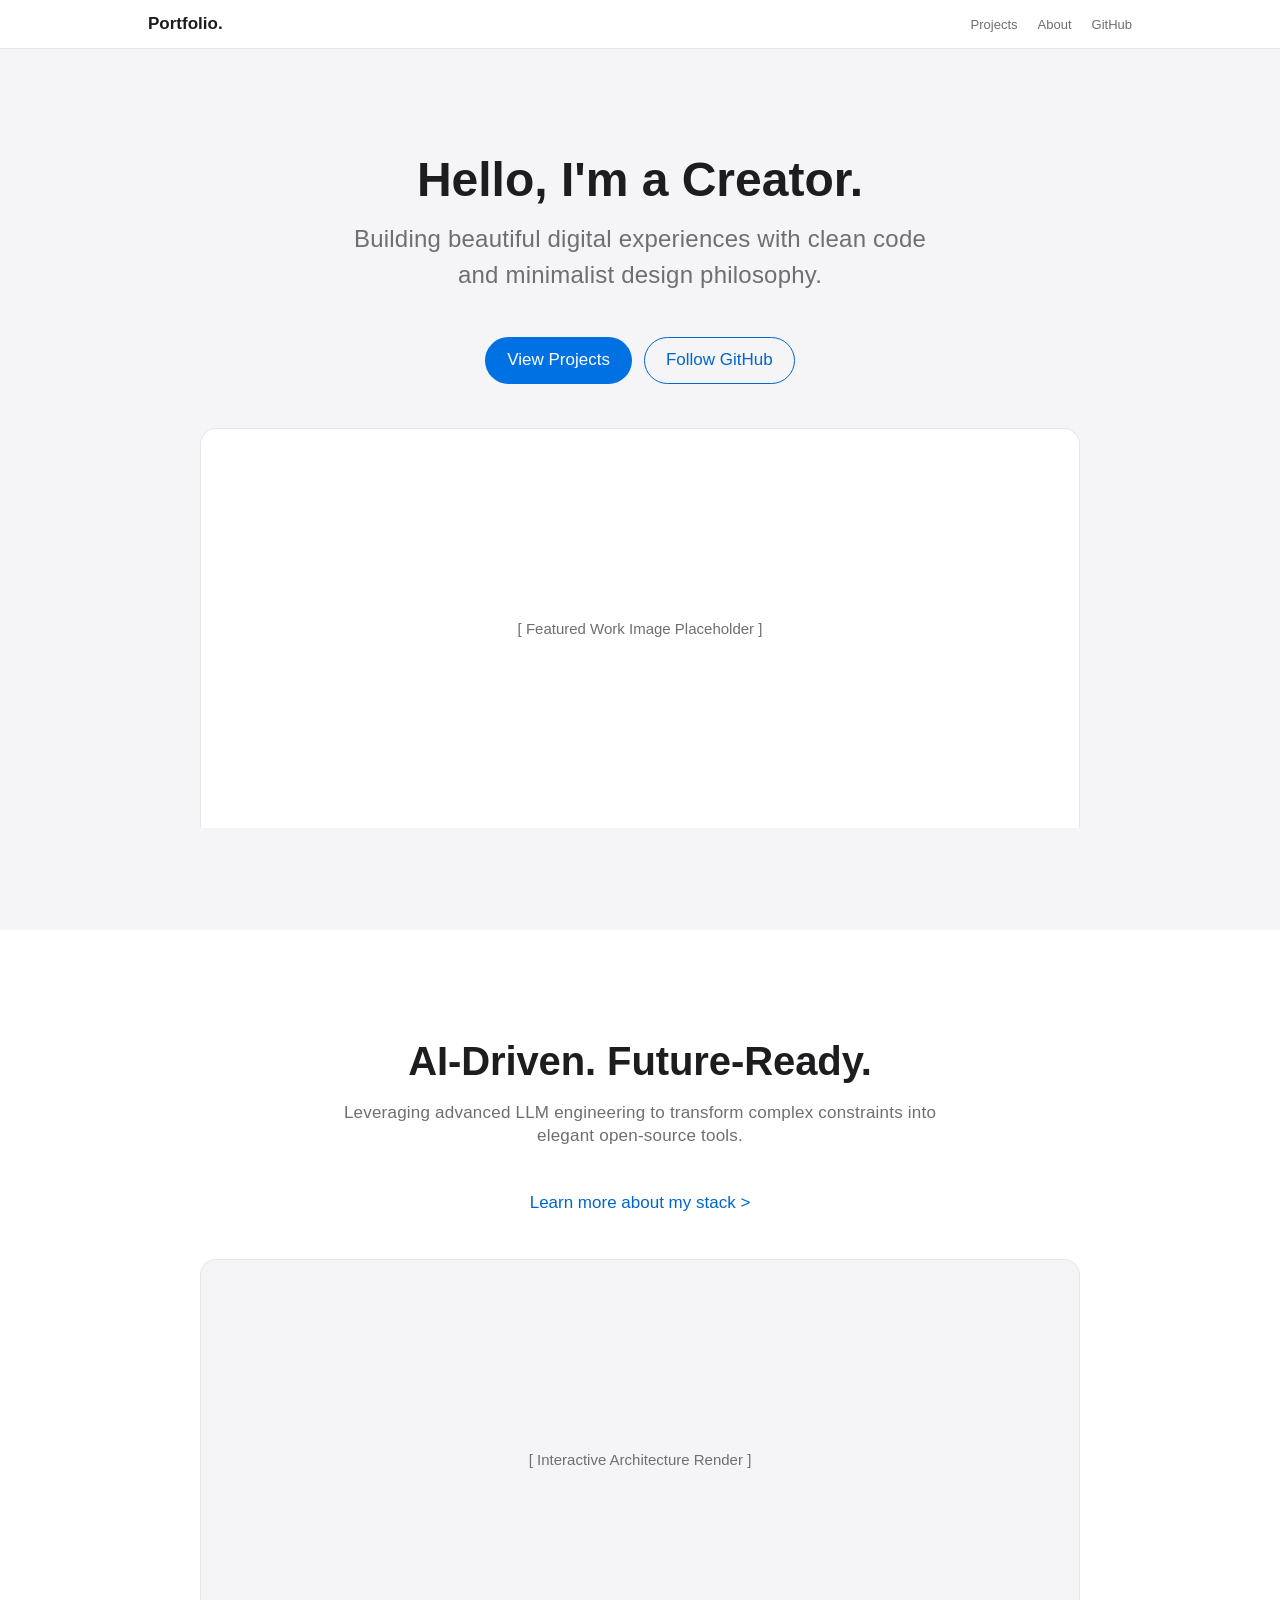
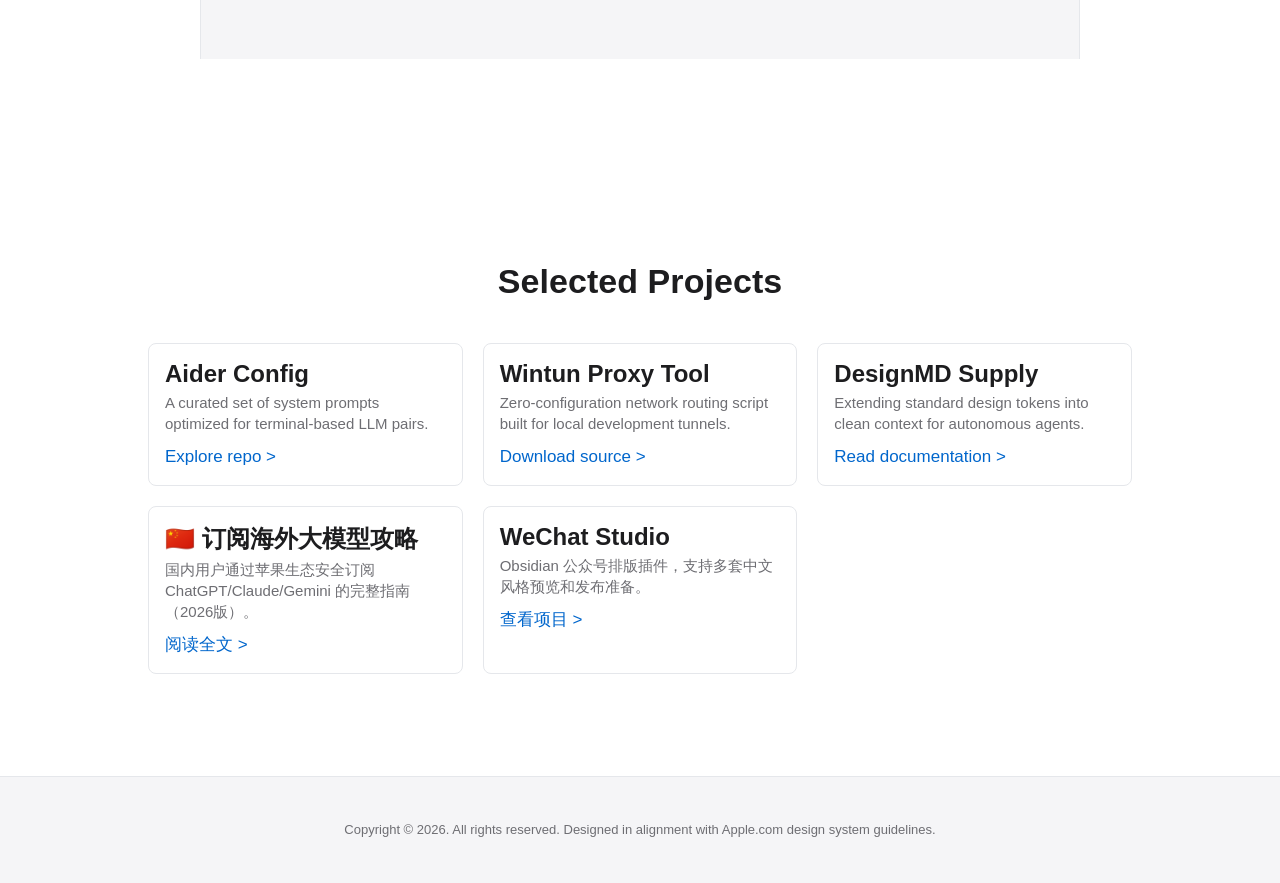
<file: index.html>
﻿<!DOCTYPE html>
<html lang="zh-CN">
<head>
  <meta charset="UTF-8">
  <meta name="viewport" content="width=device-width, initial-scale=1.0">
  <title>我的个人站 - Apple Design Style</title>
  
  <link rel="stylesheet" href="https://sf.fonts.host/css/sf-pro.css">
  
  <style>
    /* --- 基于设计系统 Token 的 CSS 变量定义 --- */
    :root {
      /* Colors */
      --color-primary: #0071e3;
      --color-secondary: #0066cc;
      --color-tertiary: #f5f5f7;
      --color-neutral-0: #ffffff;
      --color-neutral-50: #f5f5f7;
      --color-neutral-100: #e5e7eb;
      --color-neutral-900: #1d1d1f;
      --color-surface-default: #ffffff;
      --color-surface-muted: #f5f5f7;
      --color-on-surface-default: #1d1d1f;
      --color-on-surface-muted: #6e6e73;
      --color-on-surface-inverse: #ffffff;
      
      /* Typography Fallbacks */
      --font-display: "SF Pro Display", "SF Pro Icons", "Helvetica Neue", "Helvetica", "Arial", sans-serif;
      --font-text: "SF Pro Text", "SF Pro Icons", "Helvetica Neue", "Helvetica", "Arial", sans-serif;
      
      /* Rounded */
      --rounded-none: 0px;
      --rounded-sm: 4px;
      --rounded-md: 8px;
      --rounded-lg: 16px;
      --rounded-xl: 24px;
      --rounded-full: 980px;

      /* Spacing */
      --spacing-xs: 4px;
      --spacing-sm: 12px;
      --spacing-md: 20px;
      --spacing-lg: 44px;
      --spacing-xl: 102px;
    }

    /* --- 基础样式重置 --- */
    * {
      box-sizing: border-box;
      margin: 0;
      padding: 0;
    }

    body {
      font-family: var(--font-text);
      background-color: var(--color-neutral-0);
      color: var(--color-on-surface-default);
      -webkit-font-smoothing: antialiased;
      -moz-osx-font-smoothing: grayscale;
      overflow-x: hidden;
    }

    /* --- 全局导航栏 (Minimal Chrome) --- */
    .global-nav {
      position: sticky;
      top: 0;
      z-index: 100;
      background-color: rgba(255, 255, 255, 0.8);
      backdrop-filter: blur(20px);
      -webkit-backdrop-filter: blur(20px);
      border-bottom: 1px solid var(--color-neutral-100);
    }
    .nav-container {
      max-width: 1024px;
      margin: 0 auto;
      height: 48px;
      display: flex;
      justify-content: space-between;
      align-items: center;
      padding: 0 var(--spacing-md);
    }
    .nav-brand {
      font-family: var(--font-display);
      font-size: 17px;
      font-weight: 600;
      color: var(--color-on-surface-default);
      text-decoration: none;
    }
    .nav-links {
      display: flex;
      gap: var(--spacing-md);
    }
    .nav-links a {
      font-size: 13px;
      color: var(--color-on-surface-muted);
      text-decoration: none;
      transition: color 0.2s ease;
    }
    .nav-links a:hover {
      color: var(--color-on-surface-default);
    }

    /* --- 组件样式: 按钮 (Button) --- */
    .btn {
      display: inline-flex;
      align-items: center;
      justify-content: center;
      text-decoration: none;
      font-family: var(--font-text);
      font-size: 17px;
      font-weight: 400;
      line-height: 1.35;
      padding: 11px 21px;
      min-height: 44px;
      border-radius: var(--rounded-full);
      box-shadow: none;
      cursor: pointer;
      transition: all 0.2s ease;
    }
    .btn-primary {
      background-color: var(--color-primary);
      color: var(--color-on-surface-inverse);
      border: 1px solid transparent;
    }
    .btn-primary:hover {
      background-color: var(--color-secondary);
    }
    .btn-secondary {
      background-color: transparent;
      color: var(--color-secondary);
      border: 1px solid var(--color-secondary);
    }
    .btn-secondary:hover {
      background-color: rgba(0, 113, 227, 0.05);
    }
    .btn-link {
      background-color: transparent;
      color: var(--color-secondary);
      border: 0;
      border-radius: var(--rounded-none);
      padding: 0;
      min-height: 0;
    }
    .btn-link:hover {
      text-decoration: underline;
    }

    /* --- 组件样式: 卡片 (Card) --- */
    .card {
      background-color: var(--color-surface-default);
      color: var(--color-on-surface-default);
      border: 1px solid var(--color-neutral-100);
      border-radius: var(--rounded-md);
      padding: 16px;
      box-shadow: none;
      transition: border-color 0.2s ease;
    }

    /* --- 布局结构 --- */
    .section-hero {
      padding-top: var(--spacing-xl);
      padding-bottom: var(--spacing-xl);
      text-align: center;
      background-color: var(--color-neutral-50);
      display: flex;
      flex-direction: column;
      align-items: center;
    }
    .section-hero.alt-bg {
      background-color: var(--color-neutral-0);
    }

    .hero-headline {
      font-family: var(--font-display);
      font-size: 48px;
      font-weight: 700;
      line-height: 58px;
      letter-spacing: 0px;
      color: var(--color-on-surface-default);
      margin-bottom: var(--spacing-sm);
    }
    .hero-subhead {
      font-family: var(--font-display);
      font-size: 24px;
      font-weight: 400;
      line-height: 36px;
      letter-spacing: 0.216px;
      color: var(--color-on-surface-muted);
      margin-bottom: var(--spacing-lg);
      max-width: 600px;
    }
    .cta-group {
      display: flex;
      gap: var(--spacing-sm);
      margin-bottom: var(--spacing-lg);
    }

    /* 模拟产品大图或画布空间 */
    .hero-media {
      width: 85%;
      max-width: 880px;
      height: 400px;
      background-color: var(--color-neutral-0);
      border-radius: var(--rounded-lg) var(--rounded-lg) 0 0;
      border: 1px solid var(--color-neutral-100);
      border-bottom: none;
      display: flex;
      align-items: center;
      justify-content: center;
      color: var(--color-on-surface-muted);
      font-size: 15px;
    }
    .alt-bg .hero-media {
      background-color: var(--color-neutral-50);
    }

    /* 产品网格展示区 */
    .section-gallery {
      max-width: 1024px;
      margin: 0 auto;
      padding: var(--spacing-xl) var(--spacing-md);
    }
    .gallery-title {
      font-family: var(--font-display);
      font-size: 34px;
      font-weight: 600;
      line-height: 36px;
      letter-spacing: 0.064px;
      margin-bottom: var(--spacing-lg);
      text-align: center;
    }
    .grid-container {
      display: grid;
      grid-template-columns: repeat(auto-fit, minmax(280px, 1fr));
      gap: var(--spacing-md);
    }
    
    .project-card h3 {
      font-family: var(--font-display);
      font-size: 24px;
      font-weight: 600;
      margin-bottom: var(--spacing-xs);
    }
    .project-card p {
      font-size: 15px;
      line-height: 1.4;
      color: var(--color-on-surface-muted);
      margin-bottom: var(--spacing-sm);
    }

    /* 页脚 */
    .global-footer {
      background-color: var(--color-neutral-50);
      padding: var(--spacing-lg) var(--spacing-md);
      border-top: 1px solid var(--color-neutral-100);
      font-size: 13px;
      line-height: 1.4;
      color: var(--color-on-surface-muted);
      text-align: center;
    }
    .footer-container {
      max-width: 1024px;
      margin: 0 auto;
    }

    /* 响应式微调 */
    @media (max-width: 768px) {
      .hero-headline { font-size: 40px; line-height: 52px; }
      .hero-subhead { font-size: 20px; line-height: 30px; }
      .hero-media { height: 260px; }
    }
  </style>
</head>
<body>

  <nav class="global-nav">
    <div class="nav-container">
      <a href="#" class="nav-brand">Portfolio.</a>
      <div class="nav-links">
        <a href="#projects">Projects</a>
        <a href="#about">About</a>
        <a href="https://github.com" target="_blank">GitHub</a>
      </div>
    </div>
  </nav>

  <section class="section-hero">
    <h1 class="hero-headline">Hello, I'm a Creator.</h1>
    <p class="hero-subhead">Building beautiful digital experiences with clean code and minimalist design philosophy.</p>
    
    <div class="cta-group">
      <a href="#projects" class="btn btn-primary">View Projects</a>
      <a href="https://github.com" class="btn btn-secondary">Follow GitHub</a>
    </div>

    <div class="hero-media">
      [ Featured Work Image Placeholder ]
    </div>
  </section>

  <section class="section-hero alt-bg">
    <h2 class="hero-headline" style="font-size: 40px; letter-spacing: -0.096px;">AI-Driven. Future-Ready.</h2>
    <p class="hero-subhead" style="font-size: 17px; line-height: 1.35;">Leveraging advanced LLM engineering to transform complex constraints into elegant open-source tools.</p>
    
    <div class="cta-group">
      <a href="#" class="btn btn-link">Learn more about my stack &gt;</a>
    </div>

    <div class="hero-media">
      [ Interactive Architecture Render ]
    </div>
  </section>

  <section id="projects" class="section-gallery">
    <h2 class="gallery-title">Selected Projects</h2>
    
    <div class="grid-container">
      <div class="card project-card">
        <h3>Aider Config</h3>
        <p>A curated set of system prompts optimized for terminal-based LLM pairs.</p>
        <a href="#" class="btn btn-link">Explore repo &gt;</a>
      </div>
      
      <div class="card project-card">
        <h3>Wintun Proxy Tool</h3>
        <p>Zero-configuration network routing script built for local development tunnels.</p>
        <a href="#" class="btn btn-link">Download source &gt;</a>
      </div>

      <div class="card project-card">
        <h3>DesignMD Supply</h3>
        <p>Extending standard design tokens into clean context for autonomous agents.</p>
        <a href="#" class="btn btn-link">Read documentation &gt;</a>
      </div>

      <div class="card project-card">
        <h3>🇨🇳 订阅海外大模型攻略</h3>
        <p>国内用户通过苹果生态安全订阅 ChatGPT/Claude/Gemini 的完整指南（2026版）。</p>
        <a href="happy-with-the-great-models.html" class="btn btn-link">阅读全文 &gt;</a>
      </div>

      <div class="card project-card">
        <h3>WeChat Studio</h3>
        <p>Obsidian 公众号排版插件，支持多套中文风格预览和发布准备。</p>
        <a href="https://github.com/LaowtZhou/wechat-studio" target="_blank" rel="noreferrer" class="btn btn-link">查看项目 &gt;</a>
      </div>
    </div>
  </section>

  <footer class="global-footer">
    <div class="footer-container">
      <p>Copyright © 2026. All rights reserved. Designed in alignment with Apple.com design system guidelines.</p>
    </div>
  </footer>

</body>
</html>
</file>
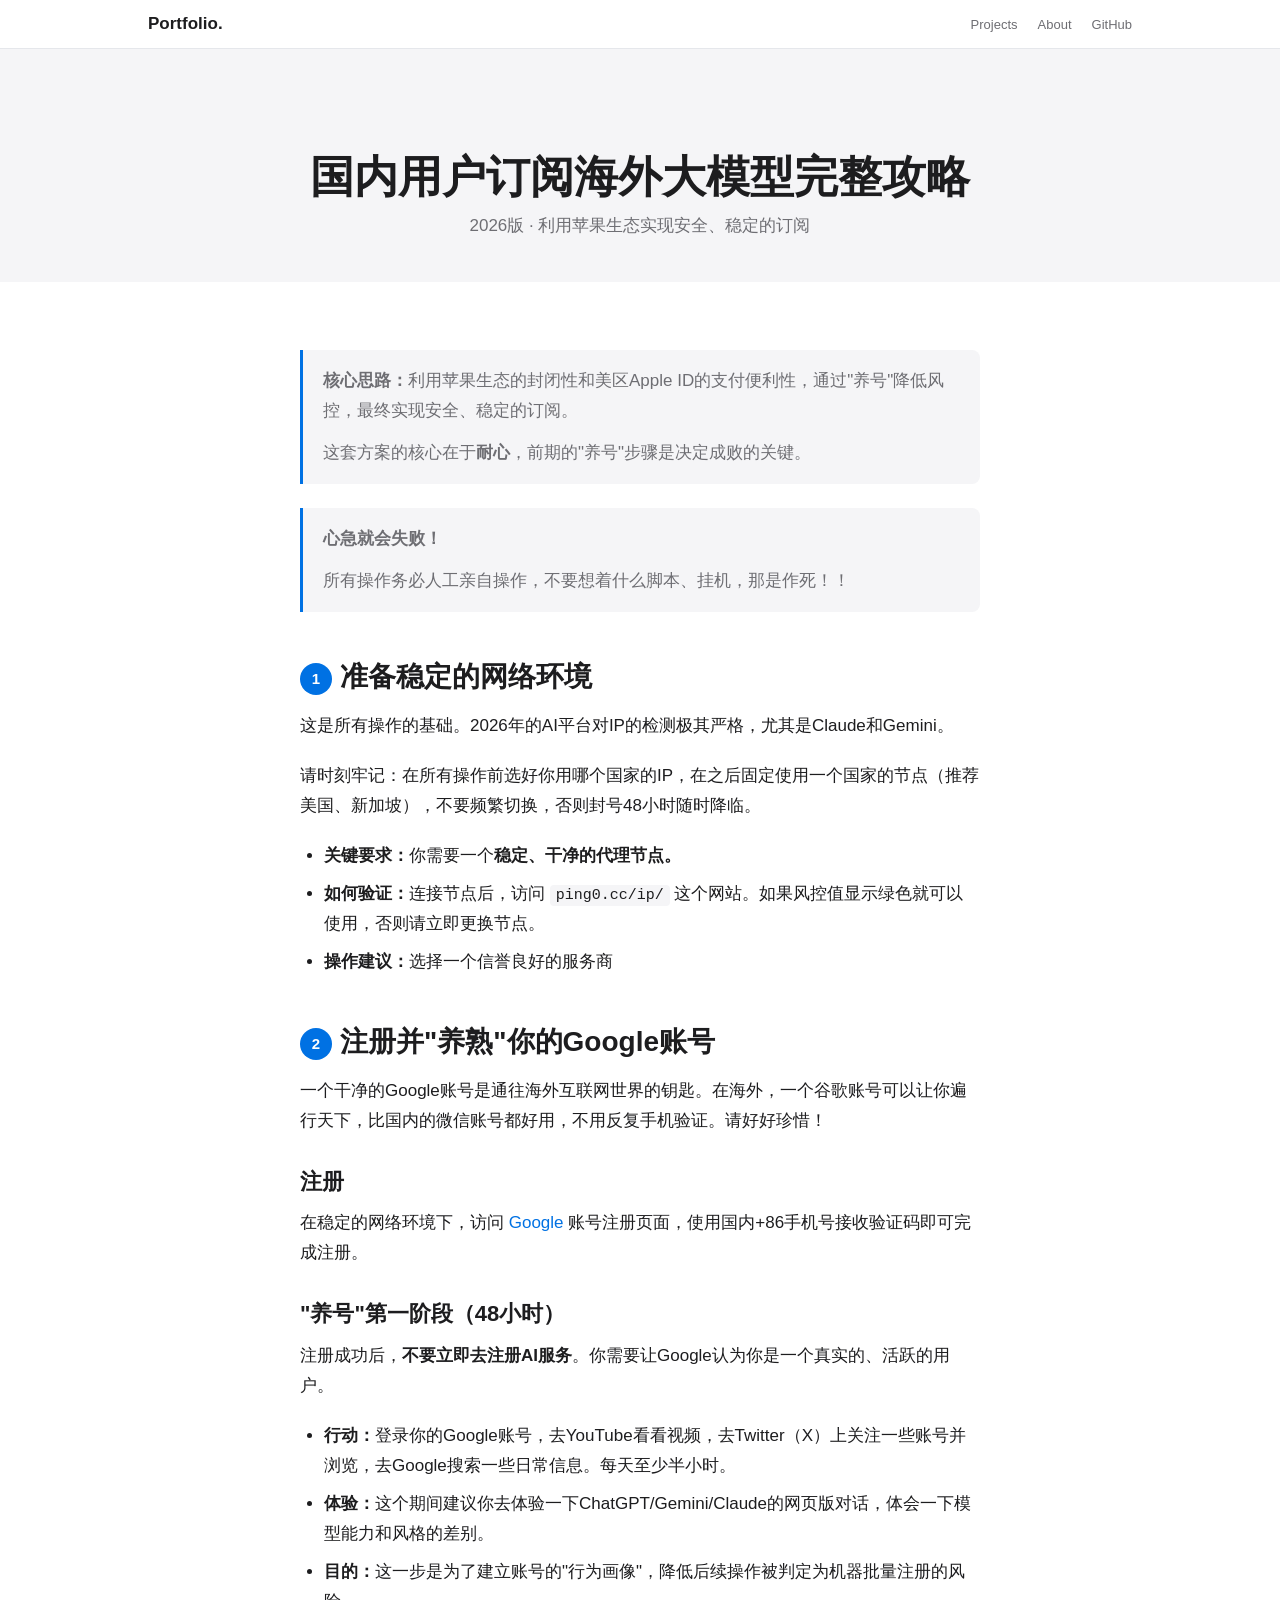
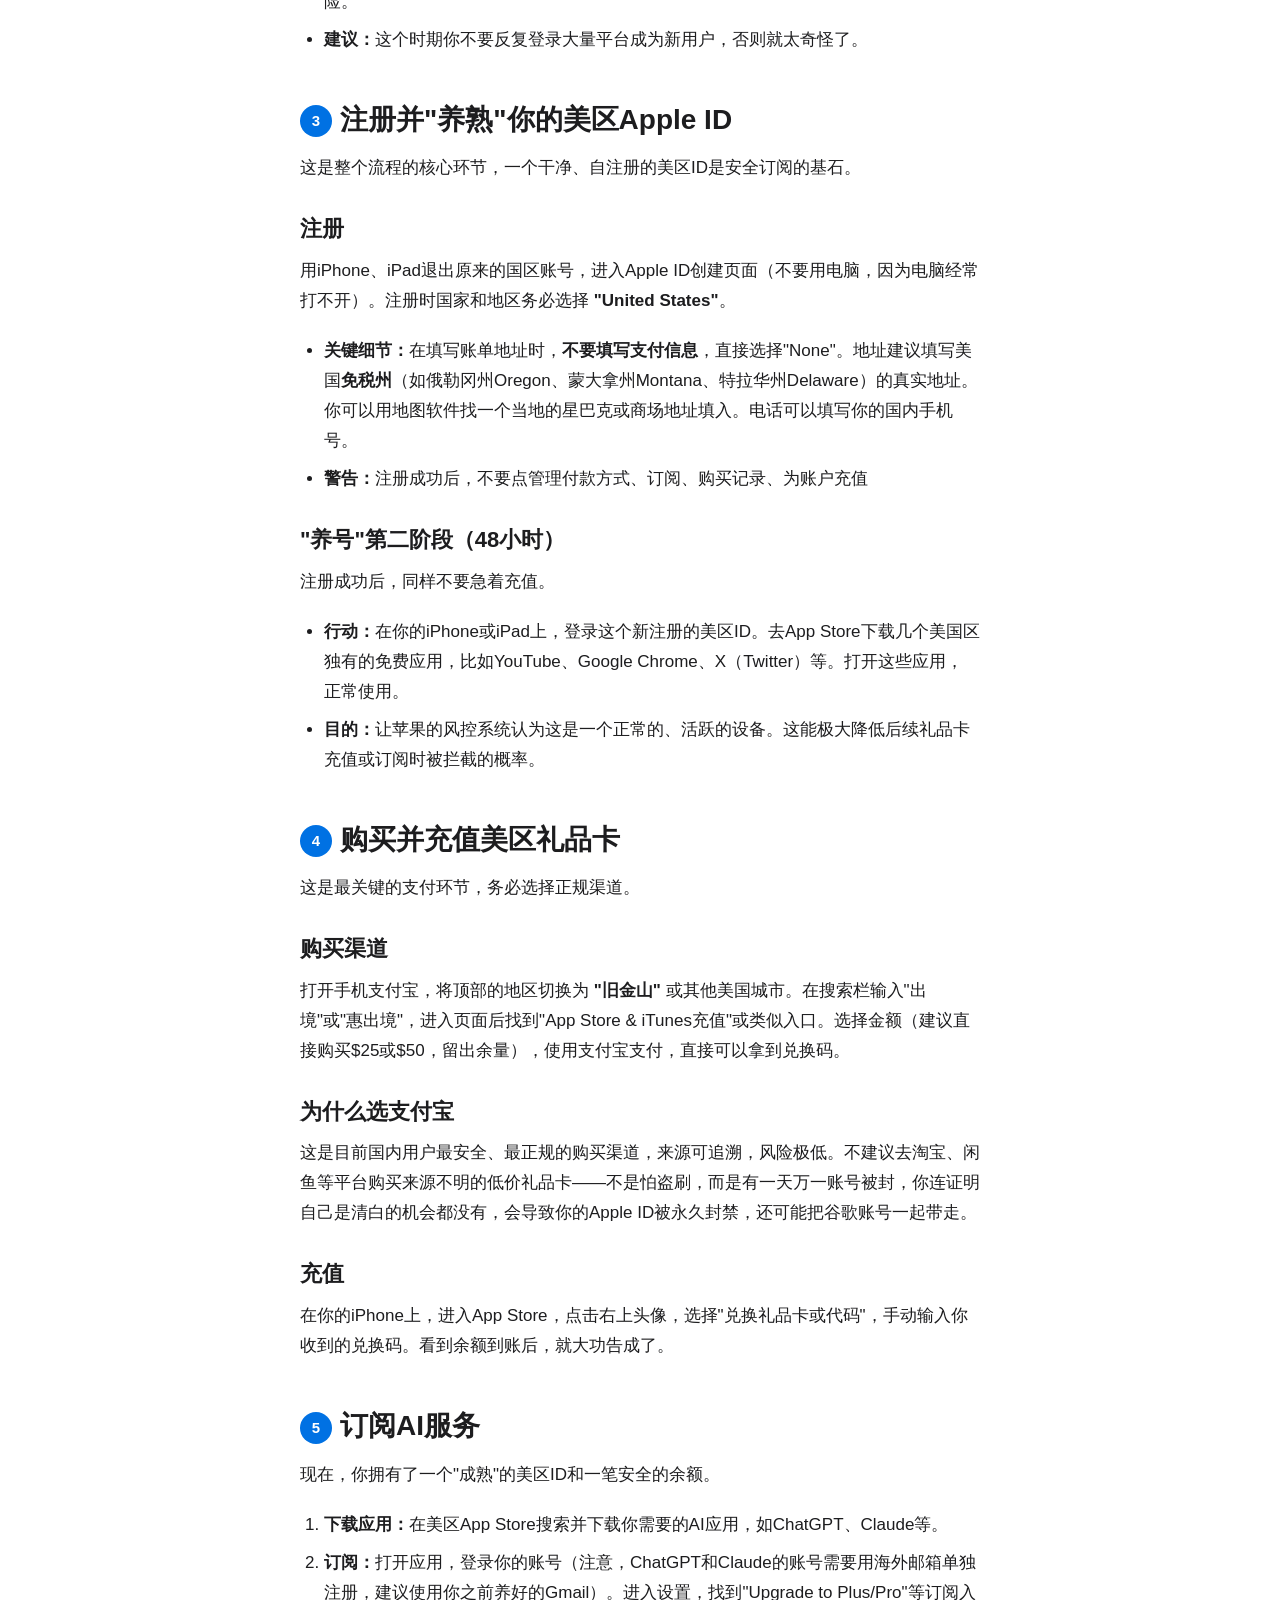
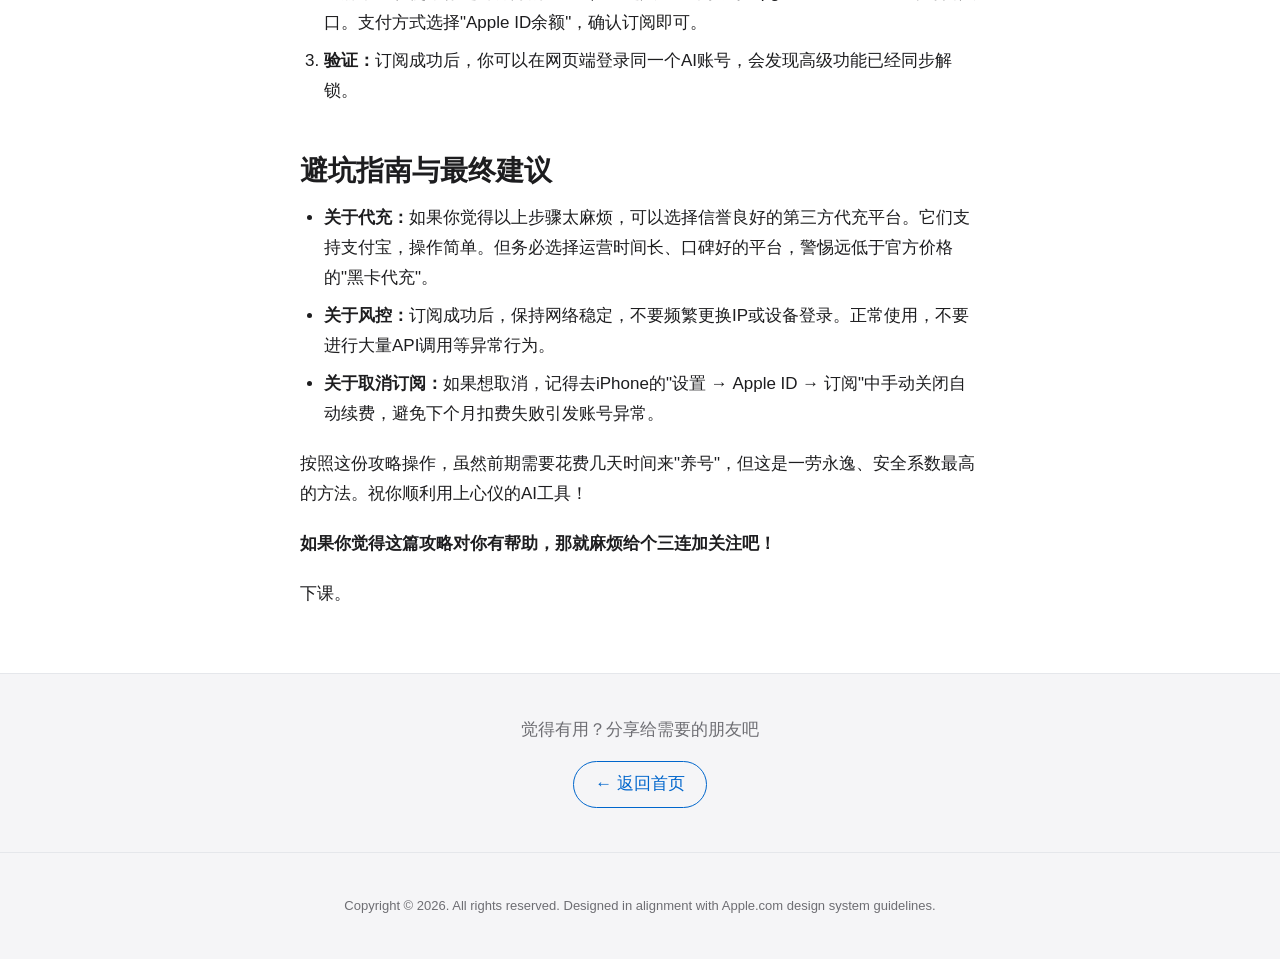
<file: happy-with-the-great-models.html>
<!DOCTYPE html>
<html lang="zh-CN">
<head>
  <meta charset="UTF-8">
  <meta name="viewport" content="width=device-width, initial-scale=1.0">
  <title>国内用户订阅海外大模型完整攻略（2026版）</title>
  
  <link rel="stylesheet" href="https://sf.fonts.host/css/sf-pro.css">
  
  <style>
    :root {
      --color-primary: #0071e3;
      --color-secondary: #0066cc;
      --color-tertiary: #f5f5f7;
      --color-neutral-0: #ffffff;
      --color-neutral-50: #f5f5f7;
      --color-neutral-100: #e5e7eb;
      --color-neutral-900: #1d1d1f;
      --color-surface-default: #ffffff;
      --color-on-surface-default: #1d1d1f;
      --color-on-surface-muted: #6e6e73;
      --color-on-surface-inverse: #ffffff;
      --font-display: "SF Pro Display", "SF Pro Icons", "Helvetica Neue", "Helvetica", "Arial", sans-serif;
      --font-text: "SF Pro Text", "SF Pro Icons", "Helvetica Neue", "Helvetica", "Arial", sans-serif;
      --rounded-md: 8px;
      --rounded-lg: 16px;
      --rounded-full: 980px;
      --spacing-xs: 4px;
      --spacing-sm: 12px;
      --spacing-md: 20px;
      --spacing-lg: 44px;
      --spacing-xl: 102px;
    }

    * { box-sizing: border-box; margin: 0; padding: 0; }

    body {
      font-family: var(--font-text);
      background-color: var(--color-neutral-0);
      color: var(--color-on-surface-default);
      -webkit-font-smoothing: antialiased;
      -moz-osx-font-smoothing: grayscale;
      overflow-x: hidden;
    }

    /* Navigation */
    .global-nav {
      position: sticky;
      top: 0;
      z-index: 100;
      background-color: rgba(255, 255, 255, 0.8);
      backdrop-filter: blur(20px);
      -webkit-backdrop-filter: blur(20px);
      border-bottom: 1px solid var(--color-neutral-100);
    }
    .nav-container {
      max-width: 1024px;
      margin: 0 auto;
      height: 48px;
      display: flex;
      justify-content: space-between;
      align-items: center;
      padding: 0 var(--spacing-md);
    }
    .nav-brand {
      font-family: var(--font-display);
      font-size: 17px;
      font-weight: 600;
      color: var(--color-on-surface-default);
      text-decoration: none;
    }
    .nav-links {
      display: flex;
      gap: var(--spacing-md);
    }
    .nav-links a {
      font-size: 13px;
      color: var(--color-on-surface-muted);
      text-decoration: none;
      transition: color 0.2s ease;
    }
    .nav-links a:hover {
      color: var(--color-on-surface-default);
    }

    /* Article Hero */
    .article-hero {
      padding: var(--spacing-xl) var(--spacing-md) var(--spacing-lg);
      text-align: center;
      background-color: var(--color-neutral-50);
    }
    .article-hero h1 {
      font-family: var(--font-display);
      font-size: 44px;
      font-weight: 700;
      line-height: 52px;
      color: var(--color-on-surface-default);
      margin-bottom: var(--spacing-sm);
      max-width: 720px;
      margin-left: auto;
      margin-right: auto;
    }
    .article-hero .subtitle {
      font-size: 17px;
      line-height: 1.35;
      color: var(--color-on-surface-muted);
      max-width: 600px;
      margin: 0 auto;
    }

    /* Article Body */
    .article-body {
      max-width: 720px;
      margin: 0 auto;
      padding: var(--spacing-lg) var(--spacing-md);
      font-size: 17px;
      line-height: 1.765;
      color: var(--color-on-surface-default);
    }
    .article-body h2 {
      font-family: var(--font-display);
      font-size: 28px;
      font-weight: 600;
      line-height: 1.2;
      margin-top: 48px;
      margin-bottom: 16px;
      color: var(--color-on-surface-default);
    }
    .article-body h3 {
      font-family: var(--font-display);
      font-size: 22px;
      font-weight: 600;
      line-height: 1.3;
      margin-top: 32px;
      margin-bottom: 12px;
    }
    .article-body p {
      margin-bottom: 20px;
    }
    .article-body ul, .article-body ol {
      margin-bottom: 20px;
      padding-left: 24px;
    }
    .article-body li {
      margin-bottom: 8px;
    }
    .article-body blockquote {
      border-left: 3px solid var(--color-primary);
      padding: 16px 20px;
      margin: 24px 0;
      background-color: var(--color-neutral-50);
      border-radius: 0 var(--rounded-md) var(--rounded-md) 0;
      font-size: 17px;
      line-height: 1.765;
      color: var(--color-on-surface-muted);
    }
    .article-body blockquote p {
      margin-bottom: 0;
    }
    .article-body blockquote p + p {
      margin-top: 12px;
    }
    .article-body a {
      color: var(--color-primary);
      text-decoration: none;
    }
    .article-body a:hover {
      text-decoration: underline;
    }
    .article-body code {
      background-color: var(--color-neutral-50);
      padding: 2px 6px;
      border-radius: 4px;
      font-size: 15px;
      font-family: "SF Mono", "Menlo", "Monaco", "Courier New", monospace;
    }
    .article-body strong {
      font-weight: 600;
    }

    /* Step numbering highlight */
    .step-badge {
      display: inline-flex;
      align-items: center;
      justify-content: center;
      width: 32px;
      height: 32px;
      background-color: var(--color-primary);
      color: var(--color-on-surface-inverse);
      border-radius: 50%;
      font-size: 15px;
      font-weight: 600;
      margin-right: 8px;
      vertical-align: middle;
    }

    /* CTA at bottom */
    .article-cta {
      text-align: center;
      padding: var(--spacing-lg) var(--spacing-md);
      background-color: var(--color-neutral-50);
      border-top: 1px solid var(--color-neutral-100);
    }
    .article-cta p {
      font-size: 17px;
      color: var(--color-on-surface-muted);
      margin-bottom: var(--spacing-md);
    }
    .btn {
      display: inline-flex;
      align-items: center;
      justify-content: center;
      text-decoration: none;
      font-family: var(--font-text);
      font-size: 17px;
      font-weight: 400;
      line-height: 1.35;
      padding: 11px 21px;
      min-height: 44px;
      border-radius: var(--rounded-full);
      cursor: pointer;
      transition: all 0.2s ease;
    }
    .btn-primary {
      background-color: var(--color-primary);
      color: var(--color-on-surface-inverse);
      border: 1px solid transparent;
    }
    .btn-primary:hover {
      background-color: var(--color-secondary);
    }
    .btn-secondary {
      background-color: transparent;
      color: var(--color-secondary);
      border: 1px solid var(--color-secondary);
    }
    .btn-secondary:hover {
      background-color: rgba(0, 113, 227, 0.05);
    }

    /* Footer */
    .global-footer {
      background-color: var(--color-neutral-50);
      padding: var(--spacing-lg) var(--spacing-md);
      border-top: 1px solid var(--color-neutral-100);
      font-size: 13px;
      line-height: 1.4;
      color: var(--color-on-surface-muted);
      text-align: center;
    }

    @media (max-width: 768px) {
      .article-hero h1 { font-size: 32px; line-height: 40px; }
      .article-body { font-size: 16px; }
      .article-body h2 { font-size: 24px; }
    }
  </style>
</head>
<body>

  <nav class="global-nav">
    <div class="nav-container">
      <a href="index.html" class="nav-brand">Portfolio.</a>
      <div class="nav-links">
        <a href="index.html#projects">Projects</a>
        <a href="index.html#about">About</a>
        <a href="https://github.com" target="_blank">GitHub</a>
      </div>
    </div>
  </nav>

  <section class="article-hero">
    <h1>国内用户订阅海外大模型完整攻略</h1>
    <p class="subtitle">2026版 · 利用苹果生态实现安全、稳定的订阅</p>
  </section>

  <article class="article-body">
    <blockquote>
      <p><strong>核心思路：</strong>利用苹果生态的封闭性和美区Apple ID的支付便利性，通过"养号"降低风控，最终实现安全、稳定的订阅。</p>
      <p>这套方案的核心在于<strong>耐心</strong>，前期的"养号"步骤是决定成败的关键。</p>
    </blockquote>

    <blockquote>
      <p><strong>心急就会失败！</strong></p>
      <p>所有操作务必人工亲自操作，不要想着什么脚本、挂机，那是作死！！</p>
    </blockquote>

    <h2><span class="step-badge">1</span>准备稳定的网络环境</h2>

    <p>这是所有操作的基础。2026年的AI平台对IP的检测极其严格，尤其是Claude和Gemini。</p>

    <p>请时刻牢记：在所有操作前选好你用哪个国家的IP，在之后固定使用一个国家的节点（推荐美国、新加坡），不要频繁切换，否则封号48小时随时降临。</p>

    <ul>
      <li><strong>关键要求：</strong>你需要一个<strong>稳定、干净的代理节点。</strong></li>
      <li><strong>如何验证：</strong>连接节点后，访问 <code>ping0.cc/ip/</code> 这个网站。如果风控值显示绿色就可以使用，否则请立即更换节点。</li>
      <li><strong>操作建议：</strong>选择一个信誉良好的服务商</li>
    </ul>

    <h2><span class="step-badge">2</span>注册并"养熟"你的Google账号</h2>

    <p>一个干净的Google账号是通往海外互联网世界的钥匙。在海外，一个谷歌账号可以让你遍行天下，比国内的微信账号都好用，不用反复手机验证。请好好珍惜！</p>

    <h3>注册</h3>
    <p>在稳定的网络环境下，访问 <a href="https://www.google.com/" target="_blank">Google</a> 账号注册页面，使用国内+86手机号接收验证码即可完成注册。</p>

    <h3>"养号"第一阶段（48小时）</h3>
    <p>注册成功后，<strong>不要立即去注册AI服务</strong>。你需要让Google认为你是一个真实的、活跃的用户。</p>

    <ul>
      <li><strong>行动：</strong>登录你的Google账号，去YouTube看看视频，去Twitter（X）上关注一些账号并浏览，去Google搜索一些日常信息。每天至少半小时。</li>
      <li><strong>体验：</strong>这个期间建议你去体验一下ChatGPT/Gemini/Claude的网页版对话，体会一下模型能力和风格的差别。</li>
      <li><strong>目的：</strong>这一步是为了建立账号的"行为画像"，降低后续操作被判定为机器批量注册的风险。</li>
      <li><strong>建议：</strong>这个时期你不要反复登录大量平台成为新用户，否则就太奇怪了。</li>
    </ul>

    <h2><span class="step-badge">3</span>注册并"养熟"你的美区Apple ID</h2>

    <p>这是整个流程的核心环节，一个干净、自注册的美区ID是安全订阅的基石。</p>

    <h3>注册</h3>
    <p>用iPhone、iPad退出原来的国区账号，进入Apple ID创建页面（不要用电脑，因为电脑经常打不开）。注册时国家和地区务必选择 <strong>"United States"</strong>。</p>

    <ul>
      <li><strong>关键细节：</strong>在填写账单地址时，<strong>不要填写支付信息</strong>，直接选择"None"。地址建议填写美国<strong>免税州</strong>（如俄勒冈州Oregon、蒙大拿州Montana、特拉华州Delaware）的真实地址。你可以用地图软件找一个当地的星巴克或商场地址填入。电话可以填写你的国内手机号。</li>
      <li><strong>警告：</strong>注册成功后，不要点管理付款方式、订阅、购买记录、为账户充值</li>
    </ul>

    <h3>"养号"第二阶段（48小时）</h3>
    <p>注册成功后，同样不要急着充值。</p>

    <ul>
      <li><strong>行动：</strong>在你的iPhone或iPad上，登录这个新注册的美区ID。去App Store下载几个美国区独有的免费应用，比如YouTube、Google Chrome、X（Twitter）等。打开这些应用，正常使用。</li>
      <li><strong>目的：</strong>让苹果的风控系统认为这是一个正常的、活跃的设备。这能极大降低后续礼品卡充值或订阅时被拦截的概率。</li>
    </ul>

    <h2><span class="step-badge">4</span>购买并充值美区礼品卡</h2>

    <p>这是最关键的支付环节，务必选择正规渠道。</p>

    <h3>购买渠道</h3>
    <p>打开手机支付宝，将顶部的地区切换为 <strong>"旧金山"</strong> 或其他美国城市。在搜索栏输入"出境"或"惠出境"，进入页面后找到"App Store &amp; iTunes充值"或类似入口。选择金额（建议直接购买$25或$50，留出余量），使用支付宝支付，直接可以拿到兑换码。</p>

    <h3>为什么选支付宝</h3>
    <p>这是目前国内用户最安全、最正规的购买渠道，来源可追溯，风险极低。不建议去淘宝、闲鱼等平台购买来源不明的低价礼品卡——不是怕盗刷，而是有一天万一账号被封，你连证明自己是清白的机会都没有，会导致你的Apple ID被永久封禁，还可能把谷歌账号一起带走。</p>

    <h3>充值</h3>
    <p>在你的iPhone上，进入App Store，点击右上头像，选择"兑换礼品卡或代码"，手动输入你收到的兑换码。看到余额到账后，就大功告成了。</p>

    <h2><span class="step-badge">5</span>订阅AI服务</h2>

    <p>现在，你拥有了一个"成熟"的美区ID和一笔安全的余额。</p>

    <ol>
      <li><strong>下载应用：</strong>在美区App Store搜索并下载你需要的AI应用，如ChatGPT、Claude等。</li>
      <li><strong>订阅：</strong>打开应用，登录你的账号（注意，ChatGPT和Claude的账号需要用海外邮箱单独注册，建议使用你之前养好的Gmail）。进入设置，找到"Upgrade to Plus/Pro"等订阅入口。支付方式选择"Apple ID余额"，确认订阅即可。</li>
      <li><strong>验证：</strong>订阅成功后，你可以在网页端登录同一个AI账号，会发现高级功能已经同步解锁。</li>
    </ol>

    <h2>避坑指南与最终建议</h2>

    <ul>
      <li><strong>关于代充：</strong>如果你觉得以上步骤太麻烦，可以选择信誉良好的第三方代充平台。它们支持支付宝，操作简单。但务必选择运营时间长、口碑好的平台，警惕远低于官方价格的"黑卡代充"。</li>
      <li><strong>关于风控：</strong>订阅成功后，保持网络稳定，不要频繁更换IP或设备登录。正常使用，不要进行大量API调用等异常行为。</li>
      <li><strong>关于取消订阅：</strong>如果想取消，记得去iPhone的"设置 → Apple ID → 订阅"中手动关闭自动续费，避免下个月扣费失败引发账号异常。</li>
    </ul>

    <p>按照这份攻略操作，虽然前期需要花费几天时间来"养号"，但这是一劳永逸、安全系数最高的方法。祝你顺利用上心仪的AI工具！</p>

    <p><strong>如果你觉得这篇攻略对你有帮助，那就麻烦给个三连加关注吧！</strong></p>

    <p>下课。</p>
  </article>

  <section class="article-cta">
    <p>觉得有用？分享给需要的朋友吧</p>
    <a href="index.html" class="btn btn-secondary">← 返回首页</a>
  </section>

  <footer class="global-footer">
    <p>Copyright © 2026. All rights reserved. Designed in alignment with Apple.com design system guidelines.</p>
  </footer>

</body>
</html>
</file>
